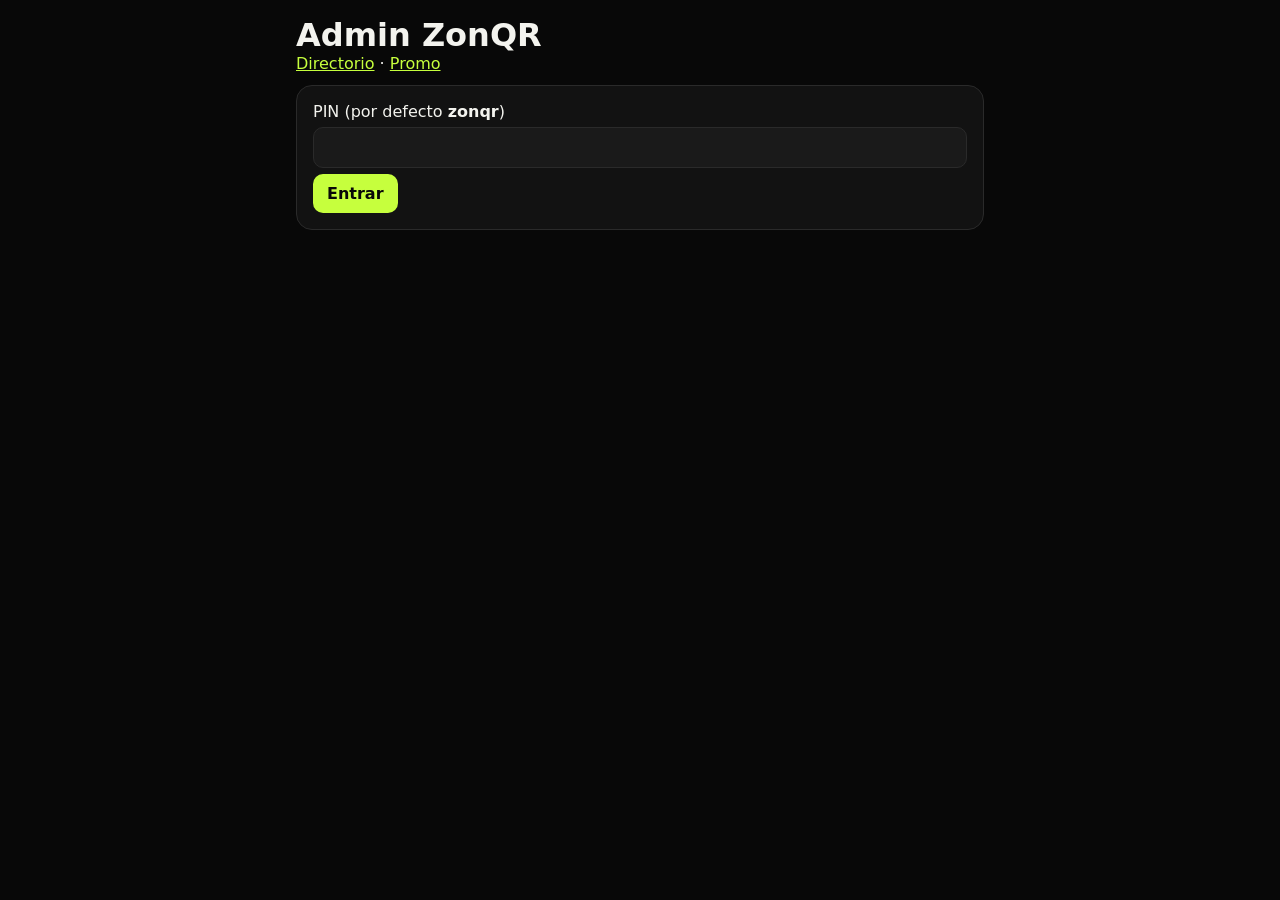
<file: admin.html>
<!DOCTYPE html><html lang="es"><head><meta charset="UTF-8"/><meta name="viewport" content="width=device-width,initial-scale=1"/><title>Admin ZonQR</title><link rel="stylesheet" href="css/styles.css"/><style>body{padding:16px;max-width:720px;margin:auto}.gate,.card{background:#121212;border:1px solid #2a2a2a;border-radius:16px;padding:16px;margin:12px 0}input,select,textarea{width:100%;margin:6px 0;padding:10px;border-radius:10px;border:1px solid #2a2a2a;background:#1a1a1a;color:#fff}label{font-size:.85rem;color:#9a9a90}</style></head><body><h1>Admin ZonQR</h1><p><a href="index.html">Directorio</a> · <a href="promo.html">Promo</a></p><div id="gate" class="gate"><p>PIN (por defecto <b>zonqr</b>)</p><input id="pin" type="password"/><button class="btn lime" id="go">Entrar</button></div><div id="app" class="card" style="display:none"><p>Los cambios de esta demo online se guardan en <b>este navegador</b>.</p><h3>Nuevo / editar rapido</h3><input id="n" placeholder="Nombre"/><select id="c"><option value="comida">Comida</option><option value="salud">Salud</option><option value="belleza">Belleza</option><option value="fitness">Fitness</option><option value="moda">Moda</option><option value="servicios">Servicios</option></select><input id="a" placeholder="Direccion"/><input id="w" placeholder="WhatsApp 52..."/><button class="btn lime" id="usegeo">Usar mi ubicacion</button><button class="btn lime" id="save">Guardar negocio</button><p id="msg"></p><h3>Catalogo</h3><div id="list"></div></div><script src="js/data.js"></script><script src="js/storage.js"></script><script src="js/geo.js"></script><script>const S=window.ZONQR_STORAGE;let cat=S.load()||{zone:ZONQR_DATA.zone,businesses:ZONQR_DATA.businesses.slice(),categories:ZONQR_DATA.categories};document.getElementById('go').onclick=()=>{if((document.getElementById('pin').value||'')===(S.getPin?S.getPin():'zonqr')||document.getElementById('pin').value==='zonqr'){document.getElementById('gate').style.display='none';document.getElementById('app').style.display='block';draw()}else alert('PIN incorrecto')};function draw(){document.getElementById('list').innerHTML=cat.businesses.map(b=>'<p>'+b.name+' · '+b.categoryLabel+'</p>').join('')||'Sin negocios'}document.getElementById('usegeo').onclick=()=>navigator.geolocation.getCurrentPosition(p=>{window._lat=p.coords.latitude;window._lng=p.coords.longitude;document.getElementById('msg').textContent='GPS '+window._lat.toFixed(4)+','+window._lng.toFixed(4)})
document.getElementById('save').onclick=()=>{const name=document.getElementById('n').value.trim();if(!name)return alert('Nombre');const id=name.toLowerCase().replace(/[^a-z0-9]+/g,'-');const lab=document.getElementById('c').selectedOptions[0].text;cat.businesses.unshift({id,name,category:document.getElementById('c').value,categoryLabel:lab,description:name,lat:window._lat||25.5608,lng:window._lng||-108.4676,address:document.getElementById('a').value,phone:'',whatsapp:document.getElementById('w').value||'522281114501',hours:'Lun-Sab 10-20',status:'Abierto ahora',destacado:false,rating:4.5,reviewCount:0,photos:[],promo:null});S.save(cat);S.applyToWindow(cat);document.getElementById('msg').textContent='Guardado. Abre el directorio en esta misma pestana.';draw()}</script></body></html>
</file>
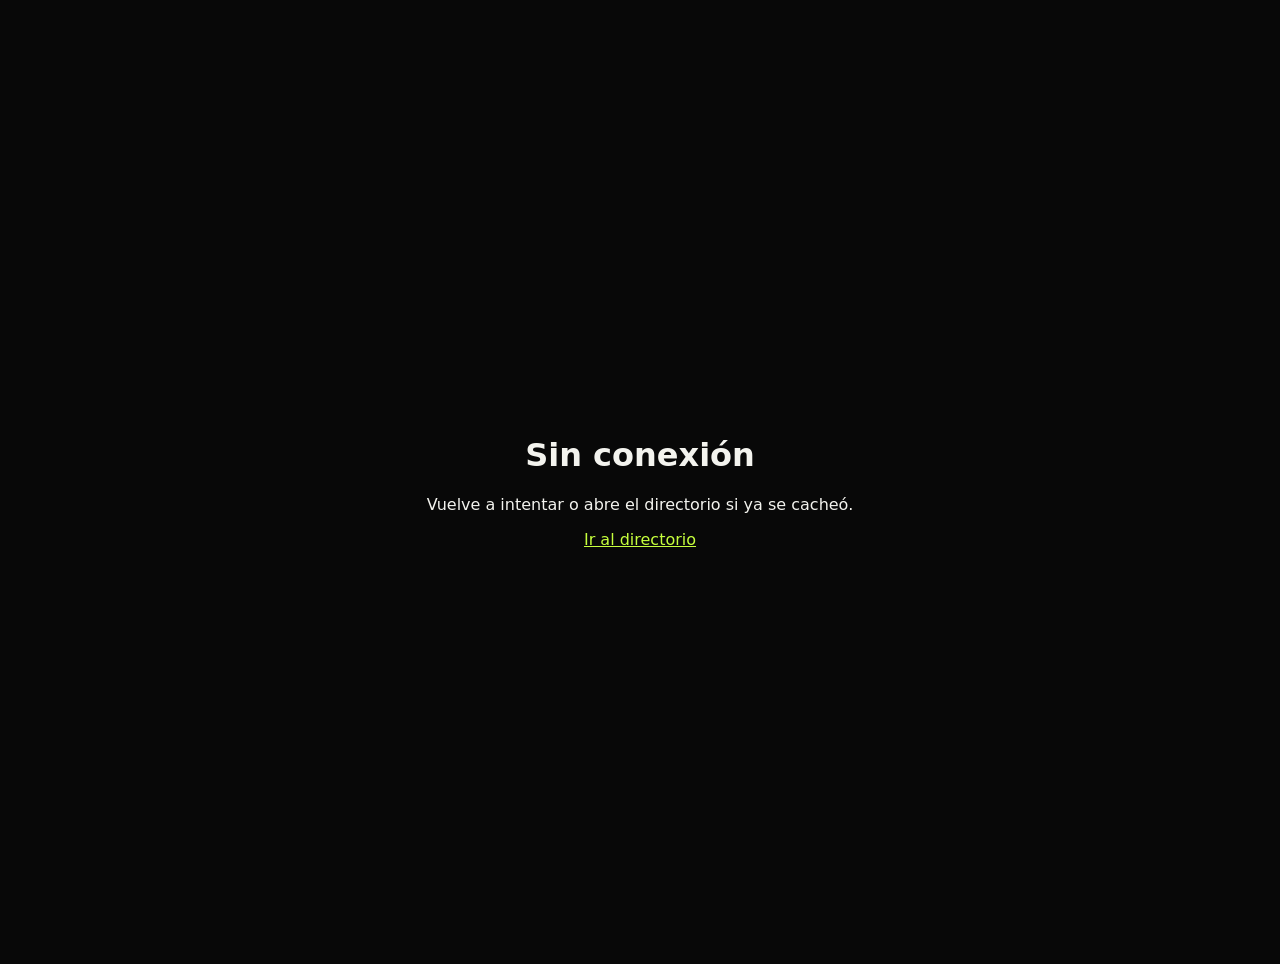
<file: offline.html>
<!DOCTYPE html><html lang="es"><head><meta charset="UTF-8"><meta name="viewport" content="width=device-width,initial-scale=1"><title>Offline — ZonQR</title><style>body{font-family:system-ui;background:#080808;color:#f3f3ee;min-height:100dvh;display:grid;place-items:center;text-align:center;padding:24px}a{color:#c6ff3d}</style></head><body><div><h1>Sin conexión</h1><p>Vuelve a intentar o abre el directorio si ya se cacheó.</p><a href="./index.html">Ir al directorio</a></div></body></html>
</file>
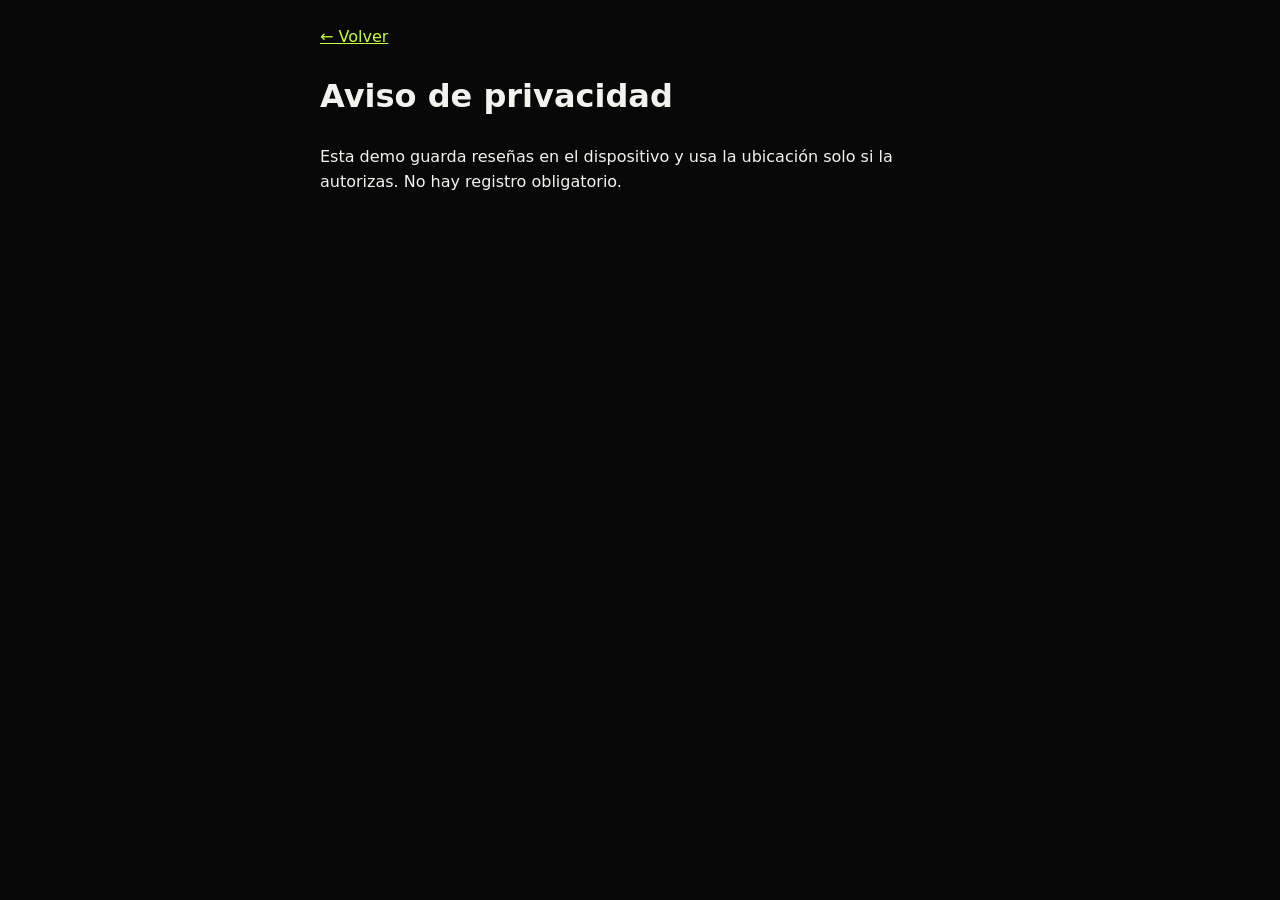
<file: privacidad.html>
<!DOCTYPE html><html lang="es"><head><meta charset="UTF-8"><meta name="viewport" content="width=device-width,initial-scale=1"><title>Privacidad — ZonQR</title><style>body{font-family:system-ui;background:#080808;color:#f3f3ee;padding:24px;max-width:640px;margin:auto;line-height:1.6}a{color:#c6ff3d}h2{color:#c6ff3d}</style></head><body><a href="promo.html">← Volver</a><h1>Aviso de privacidad</h1><p>Esta demo guarda reseñas en el dispositivo y usa la ubicación solo si la autorizas. No hay registro obligatorio.</p></body></html>
</file>
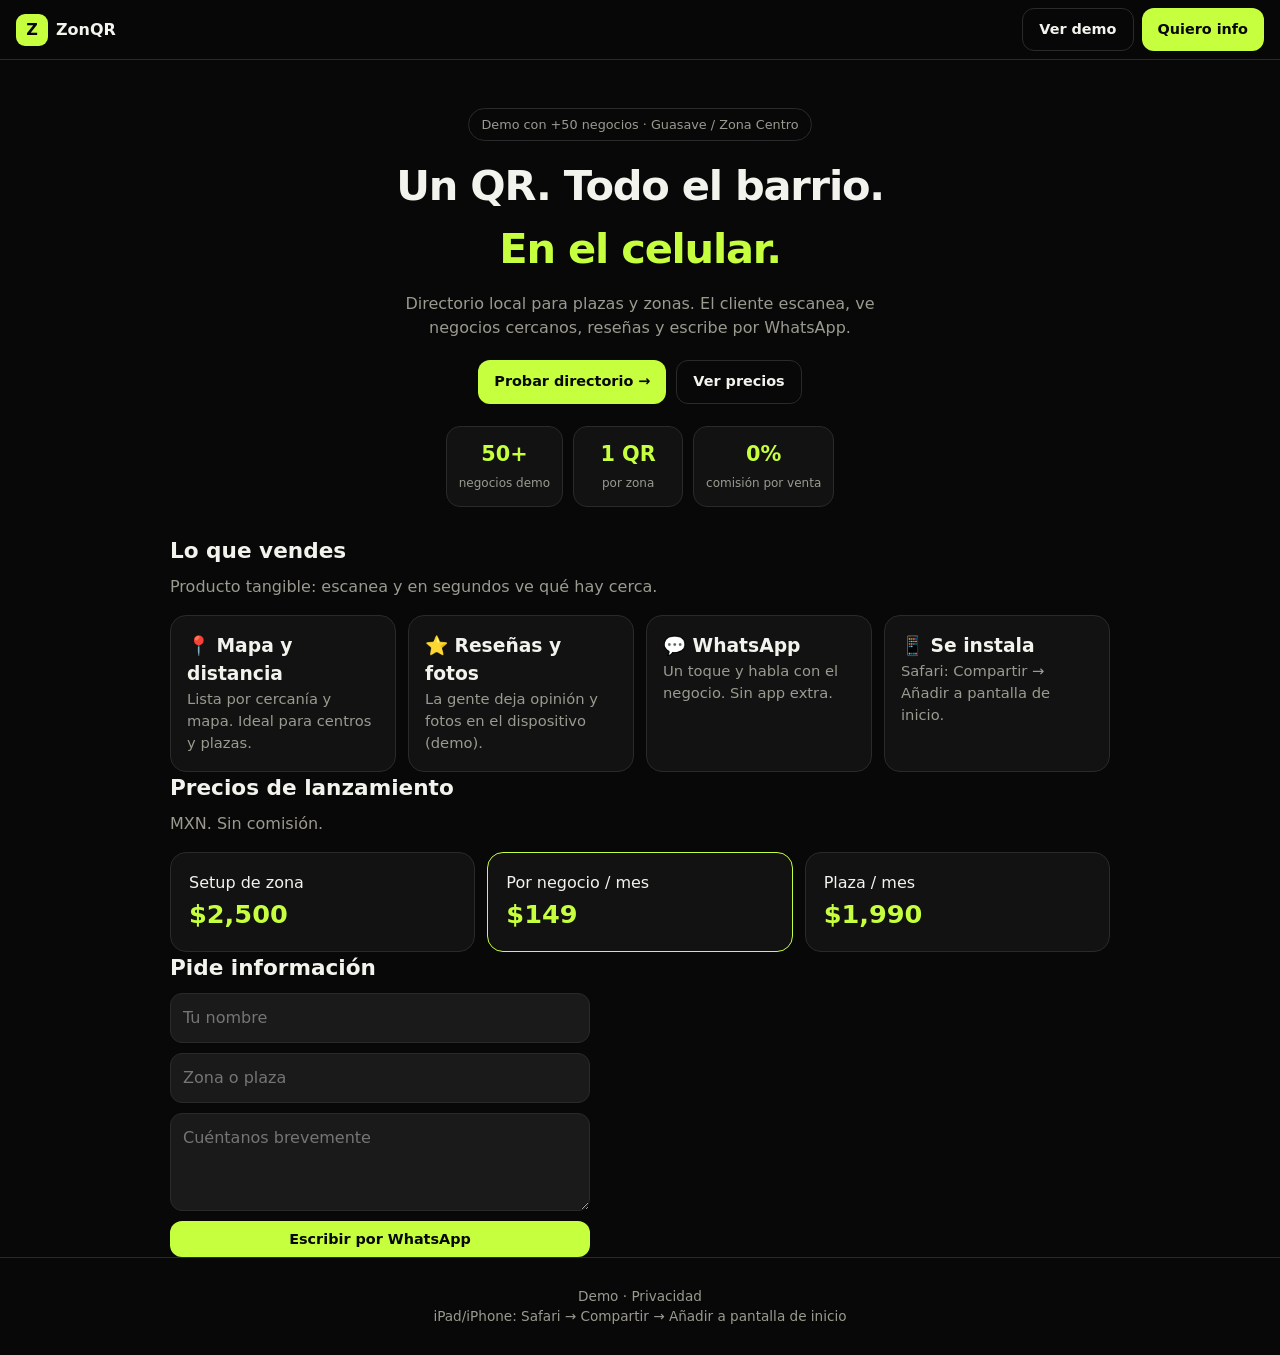
<file: promo.html>
<!DOCTYPE html>
<html lang="es">
<head>
  <meta charset="UTF-8" />
  <meta name="viewport" content="width=device-width, initial-scale=1, viewport-fit=cover" />
  <meta name="theme-color" content="#080808" />
  <meta name="apple-mobile-web-app-capable" content="yes" />
  <meta name="apple-mobile-web-app-title" content="ZonQR" />
  <title>ZonQR — Directorio local por QR</title>
  <link rel="manifest" href="manifest.webmanifest" />
  <link rel="icon" type="image/svg+xml" href="assets/icons/icon.svg" />
  <link rel="apple-touch-icon" href="assets/icons/icon.svg" />
  <style>
    :root{--bg:#080808;--card:#121212;--line:#2a2a2a;--text:#f3f3ee;--muted:#9a9a90;--lime:#c6ff3d}
    *{box-sizing:border-box;margin:0;padding:0}
    body{font-family:system-ui,-apple-system,sans-serif;background:var(--bg);color:var(--text);line-height:1.5}
    a{color:inherit;text-decoration:none}
    .wrap{max-width:980px;margin:0 auto;padding:0 20px}
    .nav{position:sticky;top:0;z-index:20;display:flex;align-items:center;justify-content:space-between;height:60px;padding:0 16px;background:rgba(8,8,8,.94);border-bottom:1px solid var(--line)}
    .logo{display:flex;align-items:center;gap:8px;font-weight:800}
    .logo i{width:32px;height:32px;border-radius:9px;background:var(--lime);color:#080808;display:grid;place-items:center;font-style:normal;font-weight:800}
    .btn{display:inline-flex;align-items:center;justify-content:center;padding:10px 16px;border-radius:12px;font-weight:700;font-size:.9rem;border:0;cursor:pointer;font-family:inherit}
    .lime{background:var(--lime);color:#080808}
    .ghost{background:transparent;color:var(--text);border:1px solid var(--line)}
    .hero{text-align:center;padding:48px 20px 28px;animation:up .6s ease both}
    .badge{display:inline-block;padding:6px 12px;border:1px solid var(--line);border-radius:999px;color:var(--muted);font-size:.8rem;margin-bottom:14px}
    h1{font-size:clamp(1.7rem,5vw,2.6rem);letter-spacing:-.03em;margin-bottom:12px}
    h1 em{color:var(--lime);font-style:normal}
    .sub{color:var(--muted);max-width:520px;margin:0 auto 20px}
    .cta{display:flex;gap:10px;justify-content:center;flex-wrap:wrap}
    .stats{display:flex;gap:10px;justify-content:center;flex-wrap:wrap;margin-top:22px}
    .stat{min-width:110px;background:var(--card);border:1px solid var(--line);border-radius:14px;padding:12px}
    .stat b{display:block;color:var(--lime);font-size:1.3rem}
    .stat span{font-size:.75rem;color:var(--muted)}
    section{padding:36px 0}
    h2{font-size:1.35rem;margin-bottom:8px}
    .lead{color:var(--muted);margin-bottom:16px}
    .grid{display:grid;grid-template-columns:repeat(auto-fit,minmax(220px,1fr));gap:12px}
    .card{background:var(--card);border:1px solid var(--line);border-radius:16px;padding:16px}
    .card p{color:var(--muted);font-size:.92rem}
    .prices{display:grid;grid-template-columns:repeat(auto-fit,minmax(200px,1fr));gap:12px}
    .price{background:var(--card);border:1px solid var(--line);border-radius:16px;padding:18px}
    .price.feat{border-color:var(--lime)}
    .price .n{font-size:1.6rem;color:var(--lime);font-weight:800}
    form{display:grid;gap:10px;max-width:420px}
    input,textarea{width:100%;padding:12px;border-radius:12px;border:1px solid var(--line);background:#1a1a1a;color:var(--text);font:inherit}
    footer{padding:28px 20px;border-top:1px solid var(--line);color:var(--muted);font-size:.85rem;text-align:center}
    @keyframes up{from{opacity:0;transform:translateY(16px)}to{opacity:1;transform:none}}
  </style>
</head>
<body>
  <nav class="nav">
    <a class="logo" href="promo.html"><i>Z</i> ZonQR</a>
    <div style="display:flex;gap:8px">
      <a class="btn ghost" href="index.html">Ver demo</a>
      <a class="btn lime" href="#contacto">Quiero info</a>
    </div>
  </nav>
  <header class="hero wrap">
    <div class="badge">Demo con +50 negocios · Guasave / Zona Centro</div>
    <h1>Un QR. Todo el barrio.<br><em>En el celular.</em></h1>
    <p class="sub">Directorio local para plazas y zonas. El cliente escanea, ve negocios cercanos, reseñas y escribe por WhatsApp.</p>
    <div class="cta">
      <a class="btn lime" href="index.html">Probar directorio →</a>
      <a class="btn ghost" href="#precios">Ver precios</a>
    </div>
    <div class="stats">
      <div class="stat"><b>50+</b><span>negocios demo</span></div>
      <div class="stat"><b>1 QR</b><span>por zona</span></div>
      <div class="stat"><b>0%</b><span>comisión por venta</span></div>
    </div>
  </header>
  <section class="wrap">
    <h2>Lo que vendes</h2>
    <p class="lead">Producto tangible: escanea y en segundos ve qué hay cerca.</p>
    <div class="grid">
      <div class="card"><h3>📍 Mapa y distancia</h3><p>Lista por cercanía y mapa. Ideal para centros y plazas.</p></div>
      <div class="card"><h3>⭐ Reseñas y fotos</h3><p>La gente deja opinión y fotos en el dispositivo (demo).</p></div>
      <div class="card"><h3>💬 WhatsApp</h3><p>Un toque y habla con el negocio. Sin app extra.</p></div>
      <div class="card"><h3>📱 Se instala</h3><p>Safari: Compartir → Añadir a pantalla de inicio.</p></div>
    </div>
  </section>
  <section class="wrap" id="precios">
    <h2>Precios de lanzamiento</h2>
    <p class="lead">MXN. Sin comisión.</p>
    <div class="prices">
      <div class="price"><div>Setup de zona</div><div class="n">$2,500</div></div>
      <div class="price feat"><div>Por negocio / mes</div><div class="n">$149</div></div>
      <div class="price"><div>Plaza / mes</div><div class="n">$1,990</div></div>
    </div>
  </section>
  <section class="wrap" id="contacto">
    <h2>Pide información</h2>
    <form id="f">
      <input id="nombre" placeholder="Tu nombre" required />
      <input id="zona" placeholder="Zona o plaza" required />
      <textarea id="msg" rows="3" placeholder="Cuéntanos brevemente"></textarea>
      <button class="btn lime" type="submit">Escribir por WhatsApp</button>
    </form>
  </section>
  <footer>
    <a href="index.html">Demo</a> · <a href="privacidad.html">Privacidad</a><br>
    iPad/iPhone: Safari → Compartir → Añadir a pantalla de inicio
  </footer>
  <script src="js/config.js"></script>
  <script>
    document.getElementById("f").addEventListener("submit", function (e) {
      e.preventDefault();
      var c = window.ZONQR_CONFIG || {};
      var wa = c.whatsapp || "522281114501";
      var t = "Hola, soy " + document.getElementById("nombre").value +
        ". Me interesa ZonQR para: " + document.getElementById("zona").value +
        ". " + (document.getElementById("msg").value || "");
      location.href = "https://wa.me/" + wa + "?text=" + encodeURIComponent(t);
    });
  </script>
</body>
</html>
</file>
<file: css/styles.css>
:root{--bg:#080808;--card:#121212;--line:#2a2a2a;--text:#f3f3ee;--muted:#9a9a90;--lime:#c6ff3d;--header-h:58px}
*{box-sizing:border-box;margin:0;padding:0}
body{font-family:system-ui,-apple-system,sans-serif;background:var(--bg);color:var(--text);min-height:100dvh;display:flex;flex-direction:column}
a{color:var(--lime)}
button,input,select{font:inherit;color:inherit}
.header{position:sticky;top:0;z-index:30;display:flex;align-items:center;gap:10px;height:var(--header-h);padding:0 12px;background:rgba(8,8,8,.95);border-bottom:1px solid var(--line)}
.logo{display:flex;align-items:center;gap:8px;color:var(--text);text-decoration:none;font-weight:800}
.logo-icon{background:var(--lime);color:#080808;border-radius:8px;padding:4px 6px;font-size:.75rem}
.search-wrap{flex:1;position:relative}
.search-wrap input{width:100%;padding:8px 10px 8px 32px;border-radius:10px;border:1px solid var(--line);background:#161616}
.search-icon{position:absolute;left:8px;top:9px;width:16px;height:16px;color:var(--muted)}
.zone-badge{font-size:.75rem;color:var(--muted);display:flex;align-items:center;gap:6px;white-space:nowrap}
.dot{width:7px;height:7px;border-radius:50%;background:var(--lime)}
.main{flex:1;display:flex;flex-direction:column}
.toolbar{display:flex;flex-wrap:wrap;gap:8px;align-items:center;padding:10px 12px;border-bottom:1px solid var(--line)}
.view-toggle{display:flex;border:1px solid var(--line);border-radius:10px;overflow:hidden}
.view-toggle button,.categories button{background:transparent;border:0;padding:7px 12px;color:var(--muted);cursor:pointer}
.view-toggle button.active,.categories button.active{background:var(--lime);color:#080808;font-weight:700}
.categories{display:flex;gap:6px;overflow:auto}
.result-count{margin-left:auto;font-size:.8rem;color:var(--muted)}
.loc-btn{border:1px solid var(--line);background:#161616;color:var(--lime);border-radius:999px;padding:6px 10px;font-size:.75rem}
.filters-bar{display:flex;gap:8px;overflow:auto;padding:0 12px 10px}
.filters-bar select,.filter-chip{border:1px solid #2a2a2a;background:#141414;color:#f3f3ee;border-radius:999px;padding:7px 10px;font-size:.78rem}
.filter-chip.on{background:var(--lime);color:#080808;font-weight:700}
.nearest-bar{margin:0 12px 8px;padding:10px 12px;border-radius:12px;background:#141414;border:1px solid #2a2a2a;font-size:.88rem}
.nearest-bar strong{color:var(--lime)}
.nearest-bar .linkish{background:none;border:0;color:var(--lime);text-decoration:underline}
.list-view{padding:10px 12px 80px}
.list-view.hidden{display:none}
.card-biz{display:flex;gap:12px;background:var(--card);border:1px solid var(--line);border-radius:14px;padding:10px;margin-bottom:10px;cursor:pointer}
.card-biz img,.ph{width:72px;height:72px;border-radius:10px;object-fit:cover;background:#1a1a1a;flex-shrink:0}
.card-biz h3{font-size:1rem}
.card-biz p{color:var(--muted);font-size:.82rem;margin-top:4px}
.tag{font-size:.7rem;background:var(--lime);color:#080808;border-radius:6px;padding:1px 6px}
.promo{color:var(--lime)!important}
.empty{color:var(--muted);padding:24px;text-align:center}
.map-view{display:none;flex:1;min-height:420px;position:relative}
.map-view.active{display:block}
#map{width:100%;height:calc(100dvh - 170px);background:#111}
.map-loading{position:absolute;inset:0;display:grid;place-items:center;color:var(--muted);z-index:2}
.map-loading.hidden{display:none}
.map-tools{position:absolute;left:12px;right:12px;bottom:16px;z-index:500;display:flex;gap:8px;flex-wrap:wrap}
.map-tools button{border:0;background:var(--lime);color:#080808;font-weight:700;border-radius:999px;padding:8px 12px}
.app-footer{padding:12px;text-align:center;font-size:.8rem;border-top:1px solid var(--line);color:var(--muted)}
.modal-overlay{display:none;position:fixed;inset:0;background:rgba(0,0,0,.65);z-index:80;align-items:flex-end;justify-content:center}
.modal-overlay.open{display:flex}
.modal{background:var(--card);border-radius:18px 18px 0 0;padding:16px;max-height:88dvh;overflow:auto;width:100%;max-width:560px}
.modal-close{float:right;background:transparent;border:0;color:var(--text);font-size:1.4rem}
.btn{display:inline-flex;align-items:center;justify-content:center;padding:10px 14px;border-radius:10px;font-weight:700;text-decoration:none;border:0;cursor:pointer}
.btn.lime,.btn-lime{background:var(--lime);color:#080808}
.btn.ghost{background:transparent;color:var(--text);border:1px solid var(--line)}
.row{display:flex;gap:8px;margin:10px 0;flex-wrap:wrap}
.gal{width:100%;max-height:180px;object-fit:cover;border-radius:10px;margin:8px 0}
#rf{display:flex;gap:6px;margin:8px 0;flex-wrap:wrap}
#rf input,#rf select{background:#161616;border:1px solid var(--line);border-radius:8px;padding:8px}
</file>
